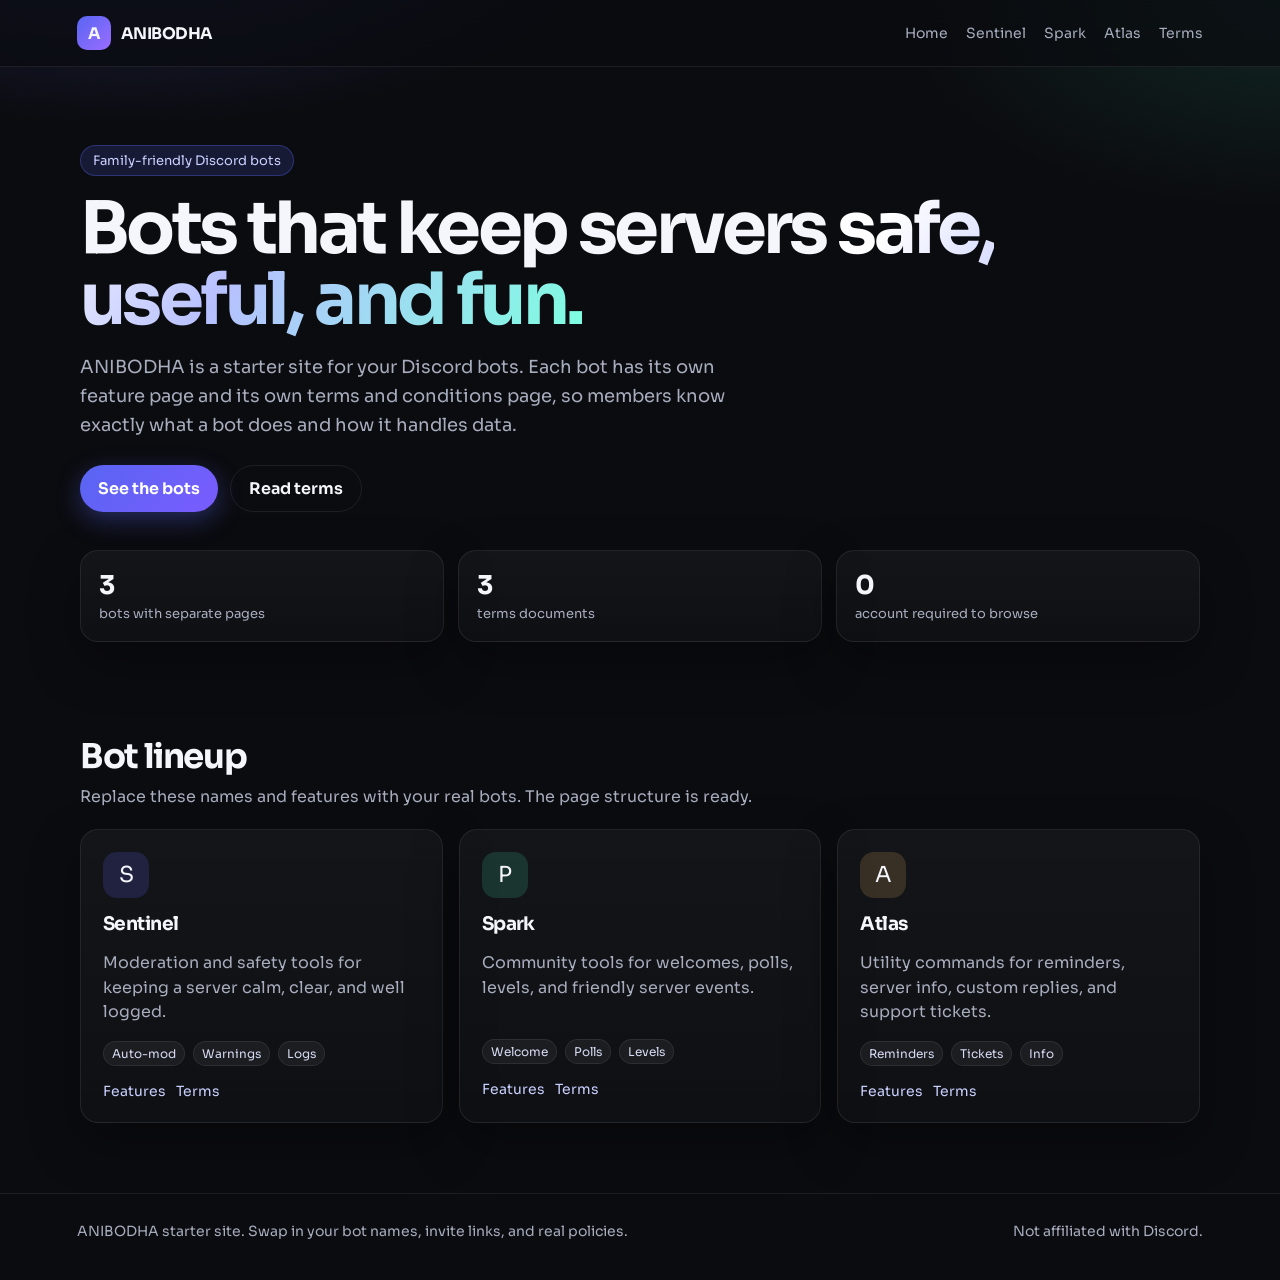
<file: index.html>
<!DOCTYPE html>
<html lang="en">
<head>
  <meta charset="UTF-8" />
  <meta name="viewport" content="width=device-width, initial-scale=1" />
  <title>अनिद्रा प्रबोधकम्| Discord bot features</title>
  <link rel="preconnect" href="https://fonts.googleapis.com" />
  <link href="https://fonts.googleapis.com/css2?family=Sora:wght@400;550;650;700&display=swap" rel="stylesheet" />
  <link rel="stylesheet" href="website/css/style.css" />
</head>
<body>
  <header class="nav">
    <a class="brand" href="index.html"><span class="mark">A</span> ANIBODHA</a>
    <button class="menu-btn" data-menu aria-label="Open menu">Menu</button>
    <nav class="nav-links" data-links>
      <a href="index.html">Home</a>
      <a href="sentinel.html">Sentinel</a>
      <a href="spark.html">Spark</a>
      <a href="atlas.html">Atlas</a>
      <a href="terms-sentinel.html">Terms</a>
    </nav>
  </header>
  <main class="wrap">
    <section class="hero">
      <span class="kicker">Family-friendly Discord bots</span>
      <h1>Bots that keep servers <span class="grad">safe, useful, and fun.</span></h1>
      <p class="lede">ANIBODHA is a starter site for your Discord bots. Each bot has its own feature page and its own terms and conditions page, so members know exactly what a bot does and how it handles data.</p>
      <div class="hero-actions">
        <a class="btn" href="#bots">See the bots</a>
        <a class="btn ghost" href="terms-sentinel.html">Read terms</a>
      </div>
      <div class="stats">
        <div class="stat"><b>3</b><span>bots with separate pages</span></div>
        <div class="stat"><b>3</b><span>terms documents</span></div>
        <div class="stat"><b>0</b><span>account required to browse</span></div>
      </div>
    </section>
    <section class="section" id="bots">
      <h2>Bot lineup</h2>
      <p class="sub">Replace these names and features with your real bots. The page structure is ready.</p>
      <div class="grid">
        <article class="card">
          <div class="icon blue">S</div>
          <h3>Sentinel</h3>
          <p>Moderation and safety tools for keeping a server calm, clear, and well logged.</p>
          <div class="tags"><span class="tag">Auto-mod</span><span class="tag">Warnings</span><span class="tag">Logs</span></div>
          <div class="card-links"><a href="sentinel.html">Features</a><a href="terms-sentinel.html">Terms</a></div>
        </article>
        <article class="card">
          <div class="icon mint">P</div>
          <h3>Spark</h3>
          <p>Community tools for welcomes, polls, levels, and friendly server events.</p>
          <div class="tags"><span class="tag">Welcome</span><span class="tag">Polls</span><span class="tag">Levels</span></div>
          <div class="card-links"><a href="spark.html">Features</a><a href="terms-spark.html">Terms</a></div>
        </article>
        <article class="card">
          <div class="icon amber">A</div>
          <h3>Atlas</h3>
          <p>Utility commands for reminders, server info, custom replies, and support tickets.</p>
          <div class="tags"><span class="tag">Reminders</span><span class="tag">Tickets</span><span class="tag">Info</span></div>
          <div class="card-links"><a href="atlas.html">Features</a><a href="terms-atlas.html">Terms</a></div>
        </article>
      </div>
    </section>
  </main>
  <footer>
    <span>ANIBODHA starter site. Swap in your bot names, invite links, and real policies.</span>
    <span>Not affiliated with Discord.</span>
  </footer>
  <script src="website/js/main.js"></script>
</body>
</html>
</file>
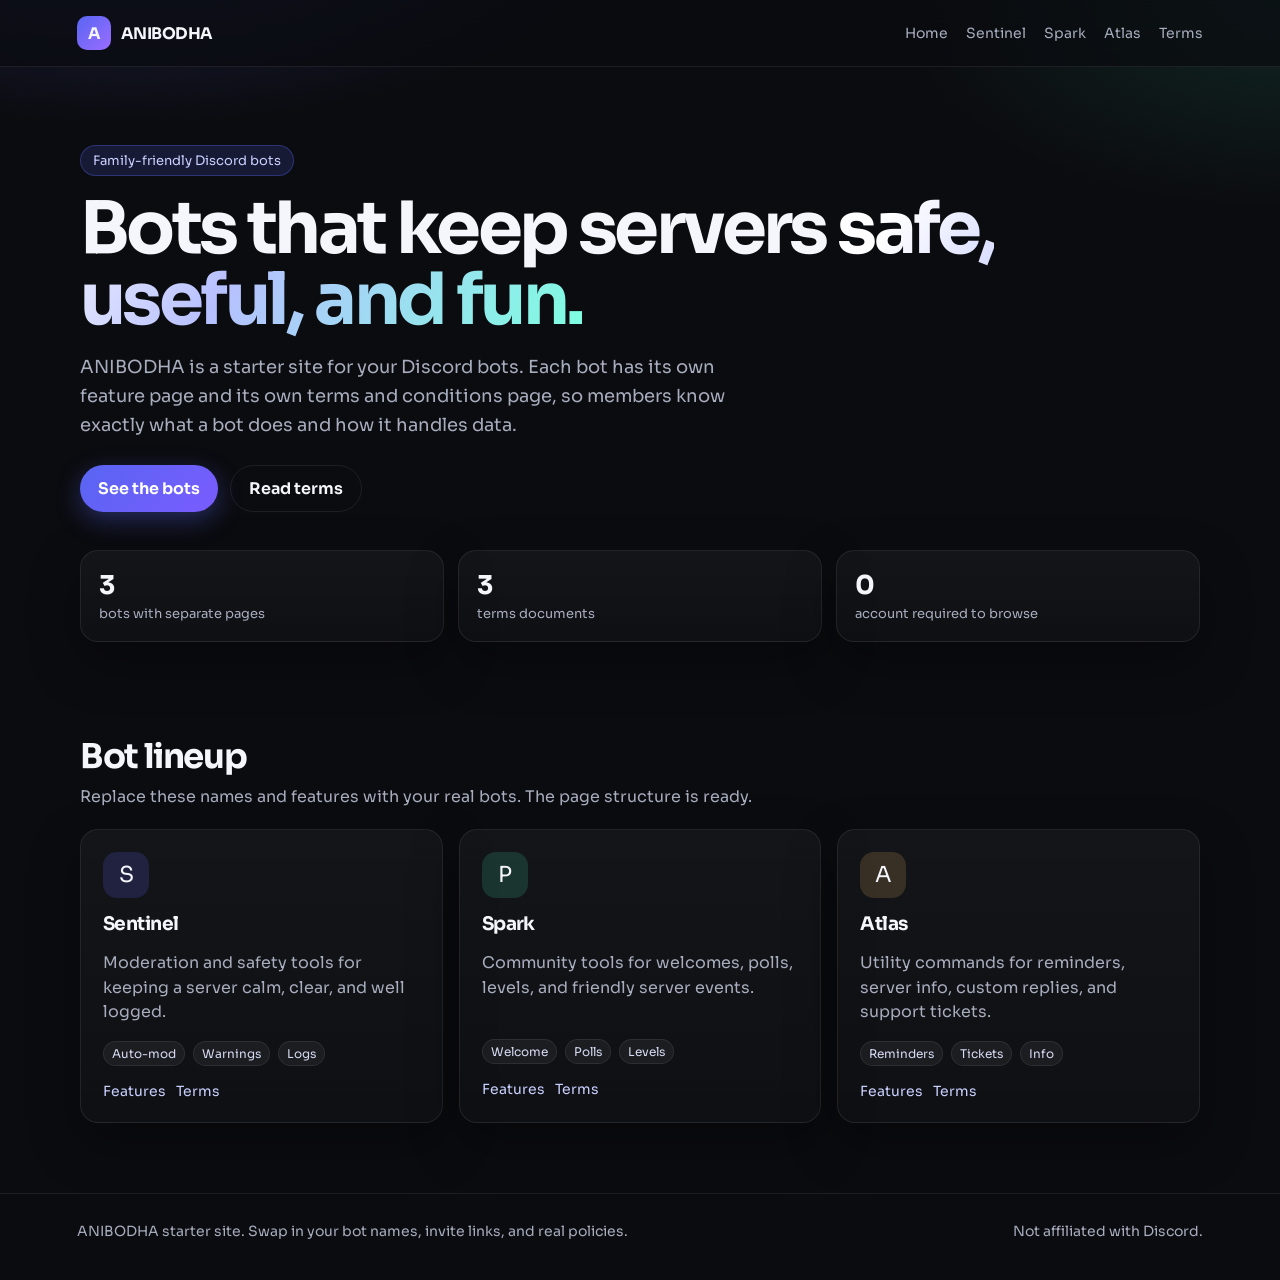
<file: website/index.html>
<!DOCTYPE html>
<html lang="en">
<head>
  <meta charset="UTF-8" />
  <meta name="viewport" content="width=device-width, initial-scale=1" />
  <title>अनिद्रा प्रबोधकम्| Discord bot features</title>
  <link rel="preconnect" href="https://fonts.googleapis.com" />
  <link href="https://fonts.googleapis.com/css2?family=Sora:wght@400;550;650;700&display=swap" rel="stylesheet" />
  <link rel="stylesheet" href="css/style.css" />
</head>
<body>
  <header class="nav">
    <a class="brand" href="index.html"><span class="mark">A</span> ANIBODHA</a>
    <button class="menu-btn" data-menu aria-label="Open menu">Menu</button>
    <nav class="nav-links" data-links>
      <a href="index.html">Home</a>
      <a href="sentinel.html">Sentinel</a>
      <a href="spark.html">Spark</a>
      <a href="atlas.html">Atlas</a>
      <a href="terms-sentinel.html">Terms</a>
    </nav>
  </header>
  <main class="wrap">
    <section class="hero">
      <span class="kicker">Family-friendly Discord bots</span>
      <h1>Bots that keep servers <span class="grad">safe, useful, and fun.</span></h1>
      <p class="lede">ANIBODHA is a starter site for your Discord bots. Each bot has its own feature page and its own terms and conditions page, so members know exactly what a bot does and how it handles data.</p>
      <div class="hero-actions">
        <a class="btn" href="#bots">See the bots</a>
        <a class="btn ghost" href="terms-sentinel.html">Read terms</a>
      </div>
      <div class="stats">
        <div class="stat"><b>3</b><span>bots with separate pages</span></div>
        <div class="stat"><b>3</b><span>terms documents</span></div>
        <div class="stat"><b>0</b><span>account required to browse</span></div>
      </div>
    </section>
    <section class="section" id="bots">
      <h2>Bot lineup</h2>
      <p class="sub">Replace these names and features with your real bots. The page structure is ready.</p>
      <div class="grid">
        <article class="card">
          <div class="icon blue">S</div>
          <h3>Sentinel</h3>
          <p>Moderation and safety tools for keeping a server calm, clear, and well logged.</p>
          <div class="tags"><span class="tag">Auto-mod</span><span class="tag">Warnings</span><span class="tag">Logs</span></div>
          <div class="card-links"><a href="sentinel.html">Features</a><a href="terms-sentinel.html">Terms</a></div>
        </article>
        <article class="card">
          <div class="icon mint">P</div>
          <h3>Spark</h3>
          <p>Community tools for welcomes, polls, levels, and friendly server events.</p>
          <div class="tags"><span class="tag">Welcome</span><span class="tag">Polls</span><span class="tag">Levels</span></div>
          <div class="card-links"><a href="spark.html">Features</a><a href="terms-spark.html">Terms</a></div>
        </article>
        <article class="card">
          <div class="icon amber">A</div>
          <h3>Atlas</h3>
          <p>Utility commands for reminders, server info, custom replies, and support tickets.</p>
          <div class="tags"><span class="tag">Reminders</span><span class="tag">Tickets</span><span class="tag">Info</span></div>
          <div class="card-links"><a href="atlas.html">Features</a><a href="terms-atlas.html">Terms</a></div>
        </article>
      </div>
    </section>
  </main>
  <footer>
    <span>ANIBODHA starter site. Swap in your bot names, invite links, and real policies.</span>
    <span>Not affiliated with Discord.</span>
  </footer>
  <script src="js/main.js"></script>
</body>
</html>
</file>
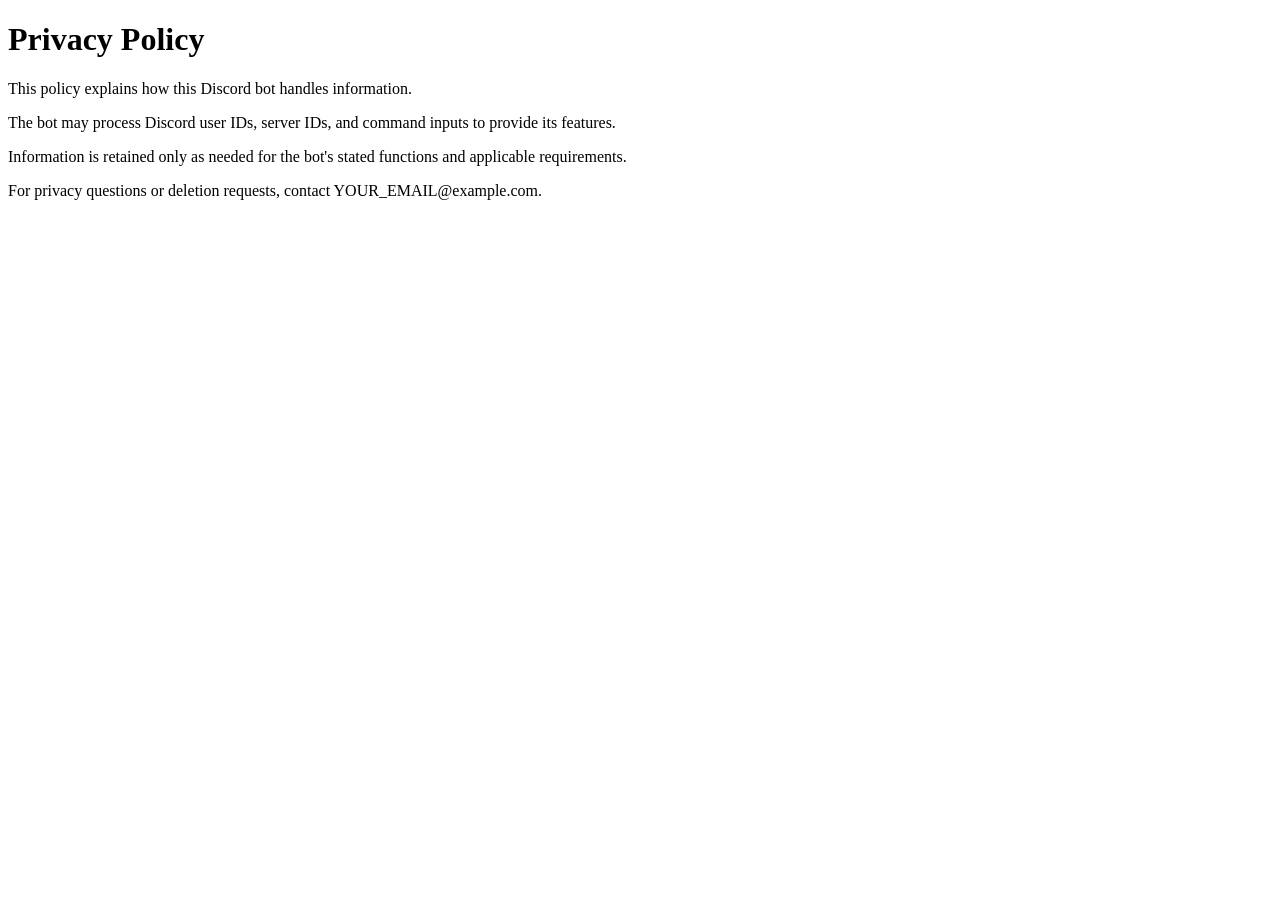
<file: privacy.html>
<!DOCTYPE html>
<html lang="en">
<head>
  <meta charset="UTF-8">
  <title>Privacy Policy</title>
</head>
<body>
  <h1>Privacy Policy</h1>
  <p>This policy explains how this Discord bot
  handles information.</p>
  <p>The bot may process Discord user IDs,
  server IDs, and command inputs to provide
  its features.</p>
  <p>Information is retained only as needed
  for the bot's stated functions and applicable
  requirements.</p>
  <p>For privacy questions or deletion requests,
  contact YOUR_EMAIL@example.com.</p>
</body>
</html>
</file>
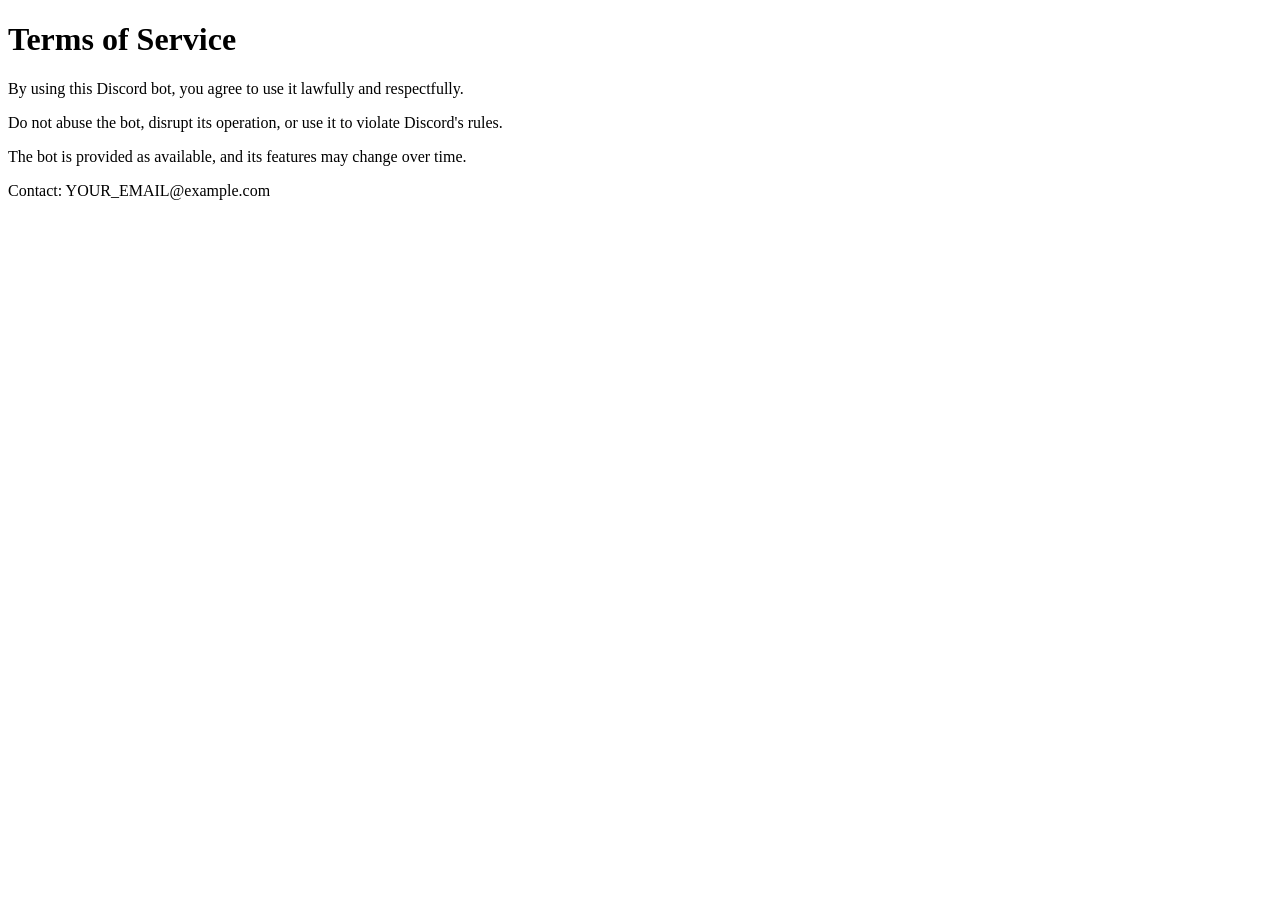
<file: terms.html>
<!DOCTYPE html>
<html lang="en">
<head>
  <meta charset="UTF-8">
  <title>Terms of Service</title>
</head>
<body>
  <h1>Terms of Service</h1>
  <p>By using this Discord bot, you agree
  to use it lawfully and respectfully.</p>
  <p>Do not abuse the bot, disrupt its
  operation, or use it to violate Discord's rules.</p>
  <p>The bot is provided as available, and its
  features may change over time.</p>
  <p>Contact: YOUR_EMAIL@example.com</p>
</body>
</html>
</file>
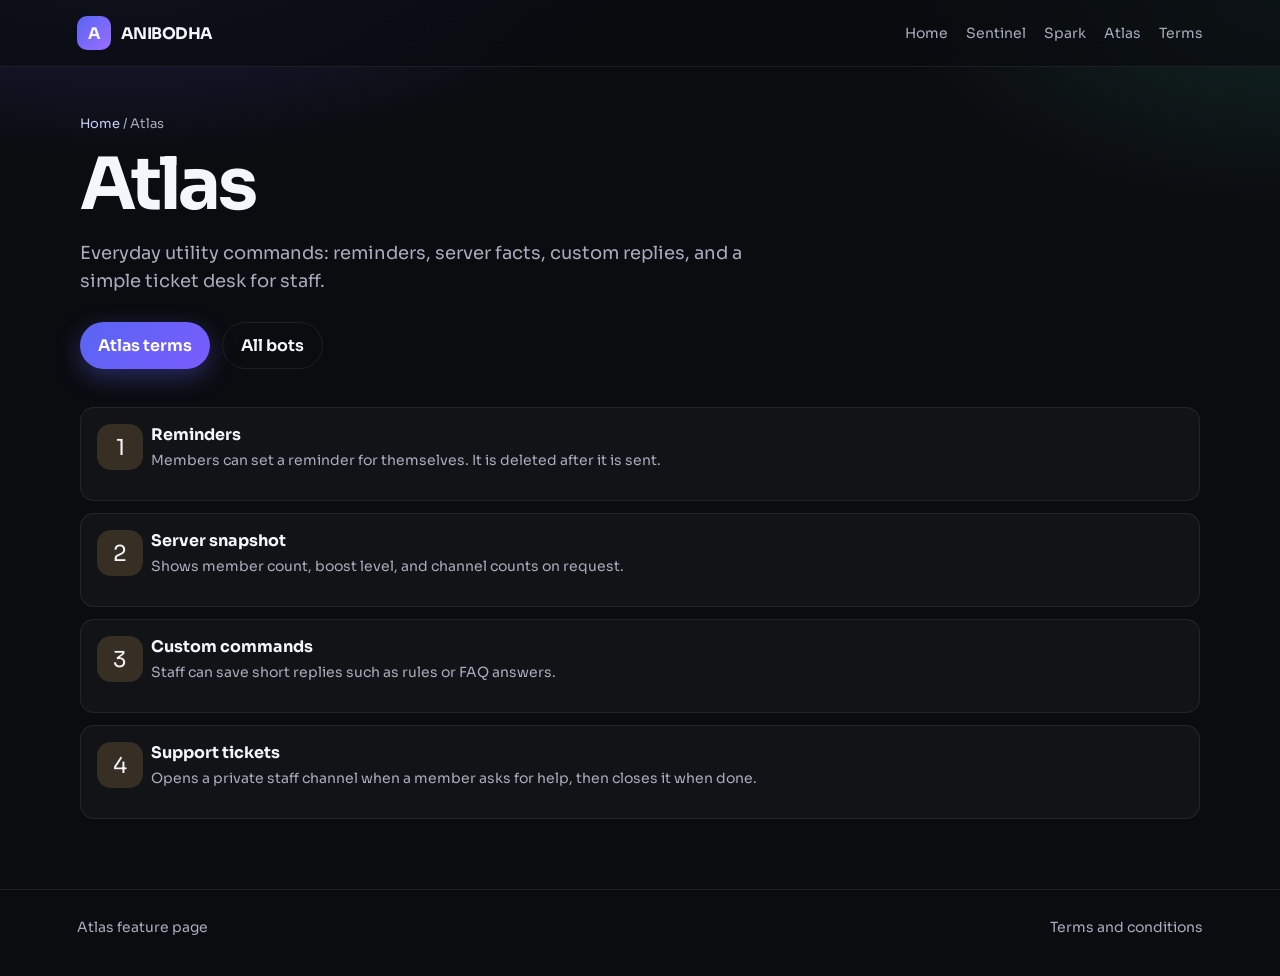
<file: website/atlas.html>
<!DOCTYPE html>
<html lang="en">
<head>
  <meta charset="UTF-8" />
  <meta name="viewport" content="width=device-width, initial-scale=1" />
  <title>Atlas | Features</title>
  <link href="https://fonts.googleapis.com/css2?family=Sora:wght@400;550;650;700&display=swap" rel="stylesheet" />
  <link rel="stylesheet" href="css/style.css" />
</head>
<body>
  <header class="nav">
    <a class="brand" href="index.html"><span class="mark">A</span> ANIBODHA</a>
    <button class="menu-btn" data-menu aria-label="Open menu">Menu</button>
    <nav class="nav-links" data-links>
      <a href="index.html">Home</a>
      <a href="sentinel.html">Sentinel</a>
      <a href="spark.html">Spark</a>
      <a href="atlas.html">Atlas</a>
      <a href="terms-atlas.html">Terms</a>
    </nav>
  </header>
  <main class="wrap">
    <section class="page-hero">
      <div class="crumbs"><a href="index.html">Home</a> / Atlas</div>
      <h1>Atlas</h1>
      <p class="lede">Everyday utility commands: reminders, server facts, custom replies, and a simple ticket desk for staff.</p>
      <div class="hero-actions">
        <a class="btn" href="terms-atlas.html">Atlas terms</a>
        <a class="btn ghost" href="index.html">All bots</a>
      </div>
    </section>
    <section class="section">
      <div class="feature-list">
        <div class="feature"><div class="icon amber">1</div><div><strong>Reminders</strong><span>Members can set a reminder for themselves. It is deleted after it is sent.</span></div></div>
        <div class="feature"><div class="icon amber">2</div><div><strong>Server snapshot</strong><span>Shows member count, boost level, and channel counts on request.</span></div></div>
        <div class="feature"><div class="icon amber">3</div><div><strong>Custom commands</strong><span>Staff can save short replies such as rules or FAQ answers.</span></div></div>
        <div class="feature"><div class="icon amber">4</div><div><strong>Support tickets</strong><span>Opens a private staff channel when a member asks for help, then closes it when done.</span></div></div>
      </div>
    </section>
  </main>
  <footer><span>Atlas feature page</span><a href="terms-atlas.html">Terms and conditions</a></footer>
  <script src="js/main.js"></script>
</body>
</html>
</file>
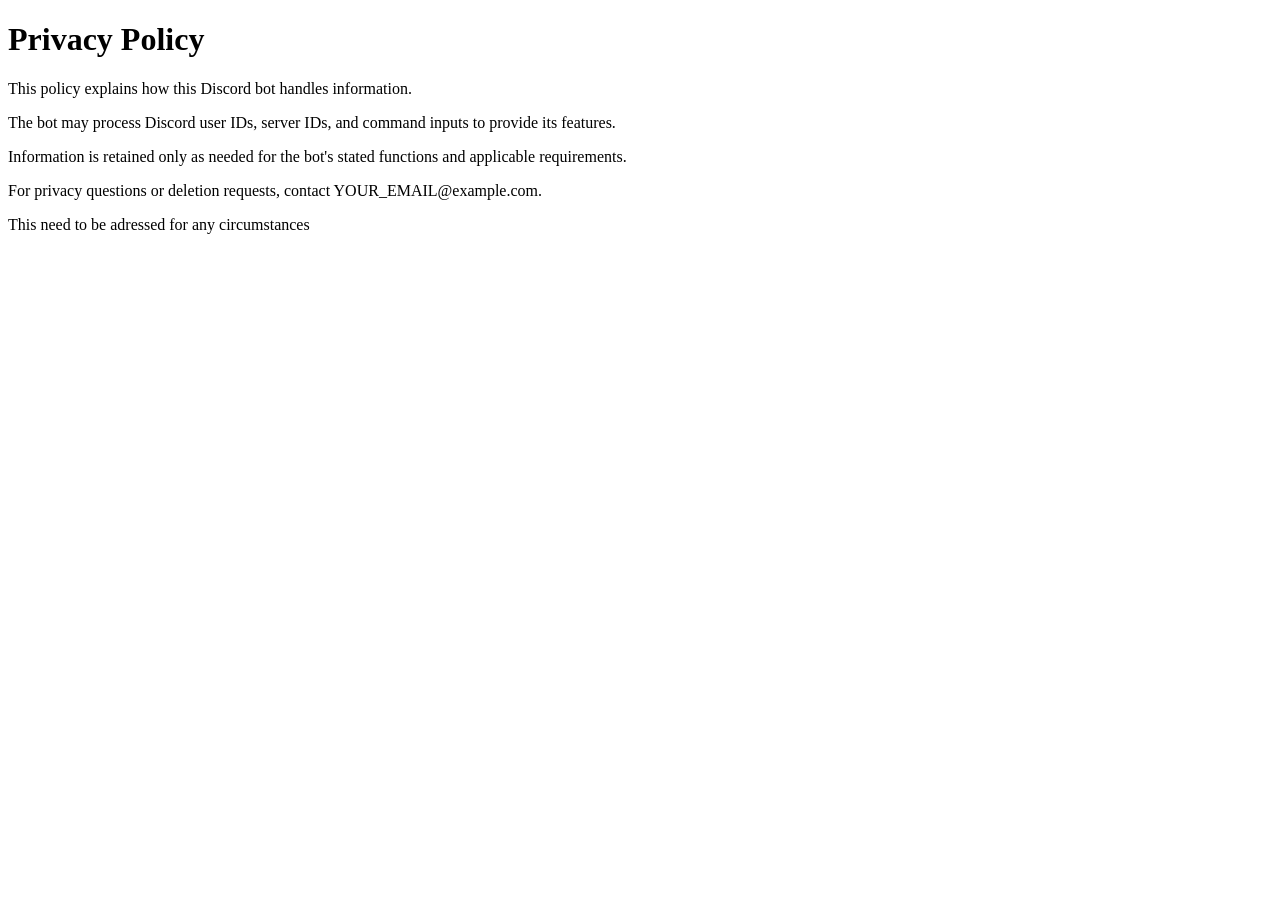
<file: website/privacy.html>
<!DOCTYPE html>
<html lang="en">
<head>
  <meta charset="UTF-8">
  <title>Privacy Policy</title>
</head>
<body>
  <h1>Privacy Policy</h1>
  <p>This policy explains how this Discord bot
  handles information.</p>
  <p>The bot may process Discord user IDs,
  server IDs, and command inputs to provide
  its features.</p>
  <p>Information is retained only as needed
  for the bot's stated functions and applicable
  requirements.</p>
  <p>For privacy questions or deletion requests,
  contact YOUR_EMAIL@example.com.</p>
  <p>This need to be adressed for any circumstances</p>
</body>
</html>
</file>
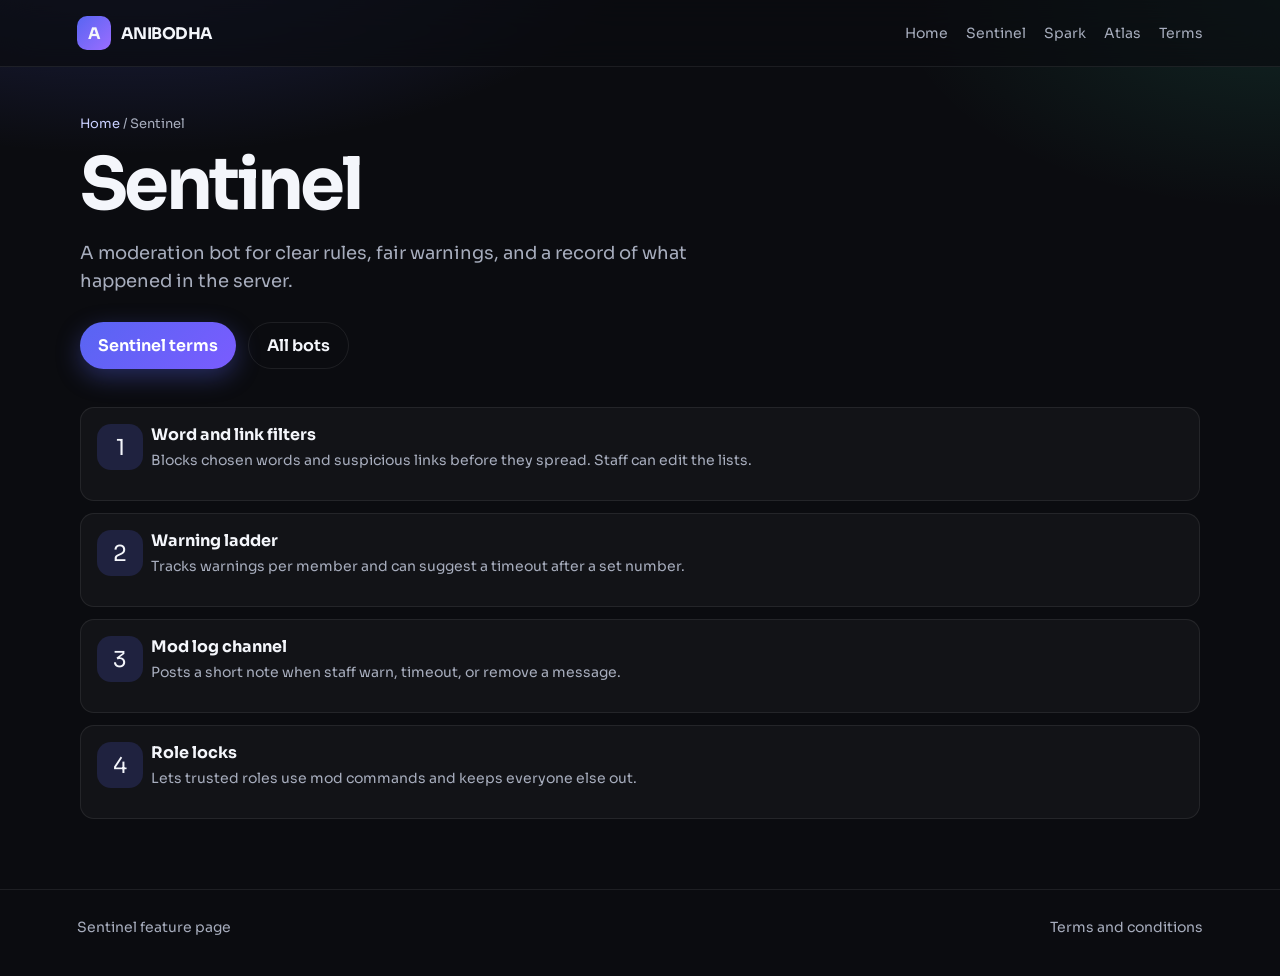
<file: website/sentinel.html>
<!DOCTYPE html>
<html lang="en">
<head>
  <meta charset="UTF-8" />
  <meta name="viewport" content="width=device-width, initial-scale=1" />
  <title>Sentinel | Features</title>
  <link href="https://fonts.googleapis.com/css2?family=Sora:wght@400;550;650;700&display=swap" rel="stylesheet" />
  <link rel="stylesheet" href="css/style.css" />
</head>
<body>
  <header class="nav">
    <a class="brand" href="index.html"><span class="mark">A</span> ANIBODHA</a>
    <button class="menu-btn" data-menu aria-label="Open menu">Menu</button>
    <nav class="nav-links" data-links>
      <a href="index.html">Home</a>
      <a href="sentinel.html">Sentinel</a>
      <a href="spark.html">Spark</a>
      <a href="atlas.html">Atlas</a>
      <a href="terms-sentinel.html">Terms</a>
    </nav>
  </header>
  <main class="wrap">
    <section class="page-hero">
      <div class="crumbs"><a href="index.html">Home</a> / Sentinel</div>
      <h1>Sentinel</h1>
      <p class="lede">A moderation bot for clear rules, fair warnings, and a record of what happened in the server.</p>
      <div class="hero-actions">
        <a class="btn" href="terms-sentinel.html">Sentinel terms</a>
        <a class="btn ghost" href="index.html">All bots</a>
      </div>
    </section>
    <section class="section">
      <div class="feature-list">
        <div class="feature"><div class="icon blue">1</div><div><strong>Word and link filters</strong><span>Blocks chosen words and suspicious links before they spread. Staff can edit the lists.</span></div></div>
        <div class="feature"><div class="icon blue">2</div><div><strong>Warning ladder</strong><span>Tracks warnings per member and can suggest a timeout after a set number.</span></div></div>
        <div class="feature"><div class="icon blue">3</div><div><strong>Mod log channel</strong><span>Posts a short note when staff warn, timeout, or remove a message.</span></div></div>
        <div class="feature"><div class="icon blue">4</div><div><strong>Role locks</strong><span>Lets trusted roles use mod commands and keeps everyone else out.</span></div></div>
      </div>
    </section>
  </main>
  <footer><span>Sentinel feature page</span><a href="terms-sentinel.html">Terms and conditions</a></footer>
  <script src="js/main.js"></script>
</body>
</html>
</file>
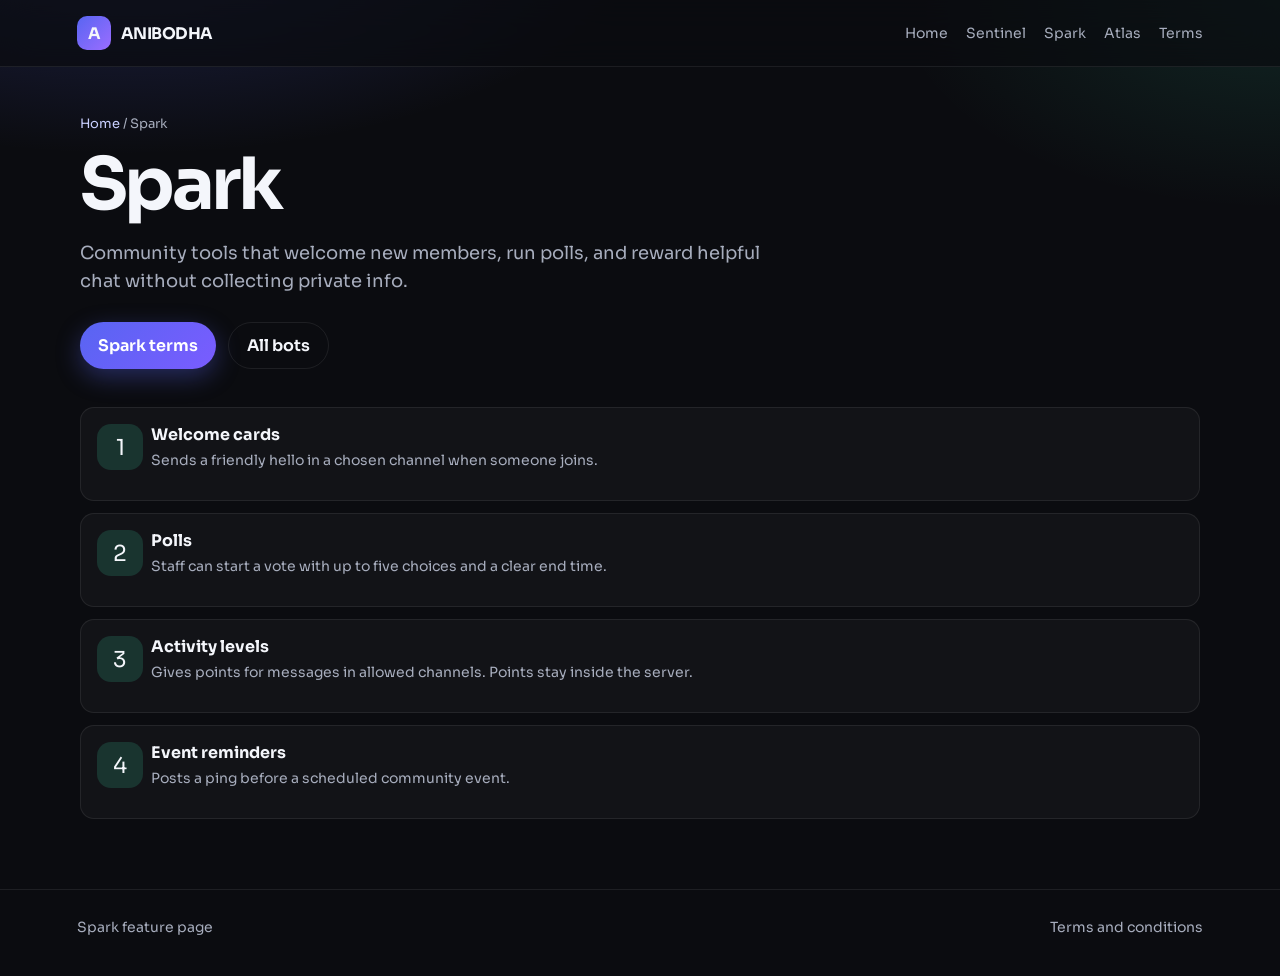
<file: website/spark.html>
<!DOCTYPE html>
<html lang="en">
<head>
  <meta charset="UTF-8" />
  <meta name="viewport" content="width=device-width, initial-scale=1" />
  <title>Spark | Features</title>
  <link href="https://fonts.googleapis.com/css2?family=Sora:wght@400;550;650;700&display=swap" rel="stylesheet" />
  <link rel="stylesheet" href="css/style.css" />
</head>
<body>
  <header class="nav">
    <a class="brand" href="index.html"><span class="mark">A</span> ANIBODHA</a>
    <button class="menu-btn" data-menu aria-label="Open menu">Menu</button>
    <nav class="nav-links" data-links>
      <a href="index.html">Home</a>
      <a href="sentinel.html">Sentinel</a>
      <a href="spark.html">Spark</a>
      <a href="atlas.html">Atlas</a>
      <a href="terms-spark.html">Terms</a>
    </nav>
  </header>
  <main class="wrap">
    <section class="page-hero">
      <div class="crumbs"><a href="index.html">Home</a> / Spark</div>
      <h1>Spark</h1>
      <p class="lede">Community tools that welcome new members, run polls, and reward helpful chat without collecting private info.</p>
      <div class="hero-actions">
        <a class="btn" href="terms-spark.html">Spark terms</a>
        <a class="btn ghost" href="index.html">All bots</a>
      </div>
    </section>
    <section class="section">
      <div class="feature-list">
        <div class="feature"><div class="icon mint">1</div><div><strong>Welcome cards</strong><span>Sends a friendly hello in a chosen channel when someone joins.</span></div></div>
        <div class="feature"><div class="icon mint">2</div><div><strong>Polls</strong><span>Staff can start a vote with up to five choices and a clear end time.</span></div></div>
        <div class="feature"><div class="icon mint">3</div><div><strong>Activity levels</strong><span>Gives points for messages in allowed channels. Points stay inside the server.</span></div></div>
        <div class="feature"><div class="icon mint">4</div><div><strong>Event reminders</strong><span>Posts a ping before a scheduled community event.</span></div></div>
      </div>
    </section>
  </main>
  <footer><span>Spark feature page</span><a href="terms-spark.html">Terms and conditions</a></footer>
  <script src="js/main.js"></script>
</body>
</html>
</file>
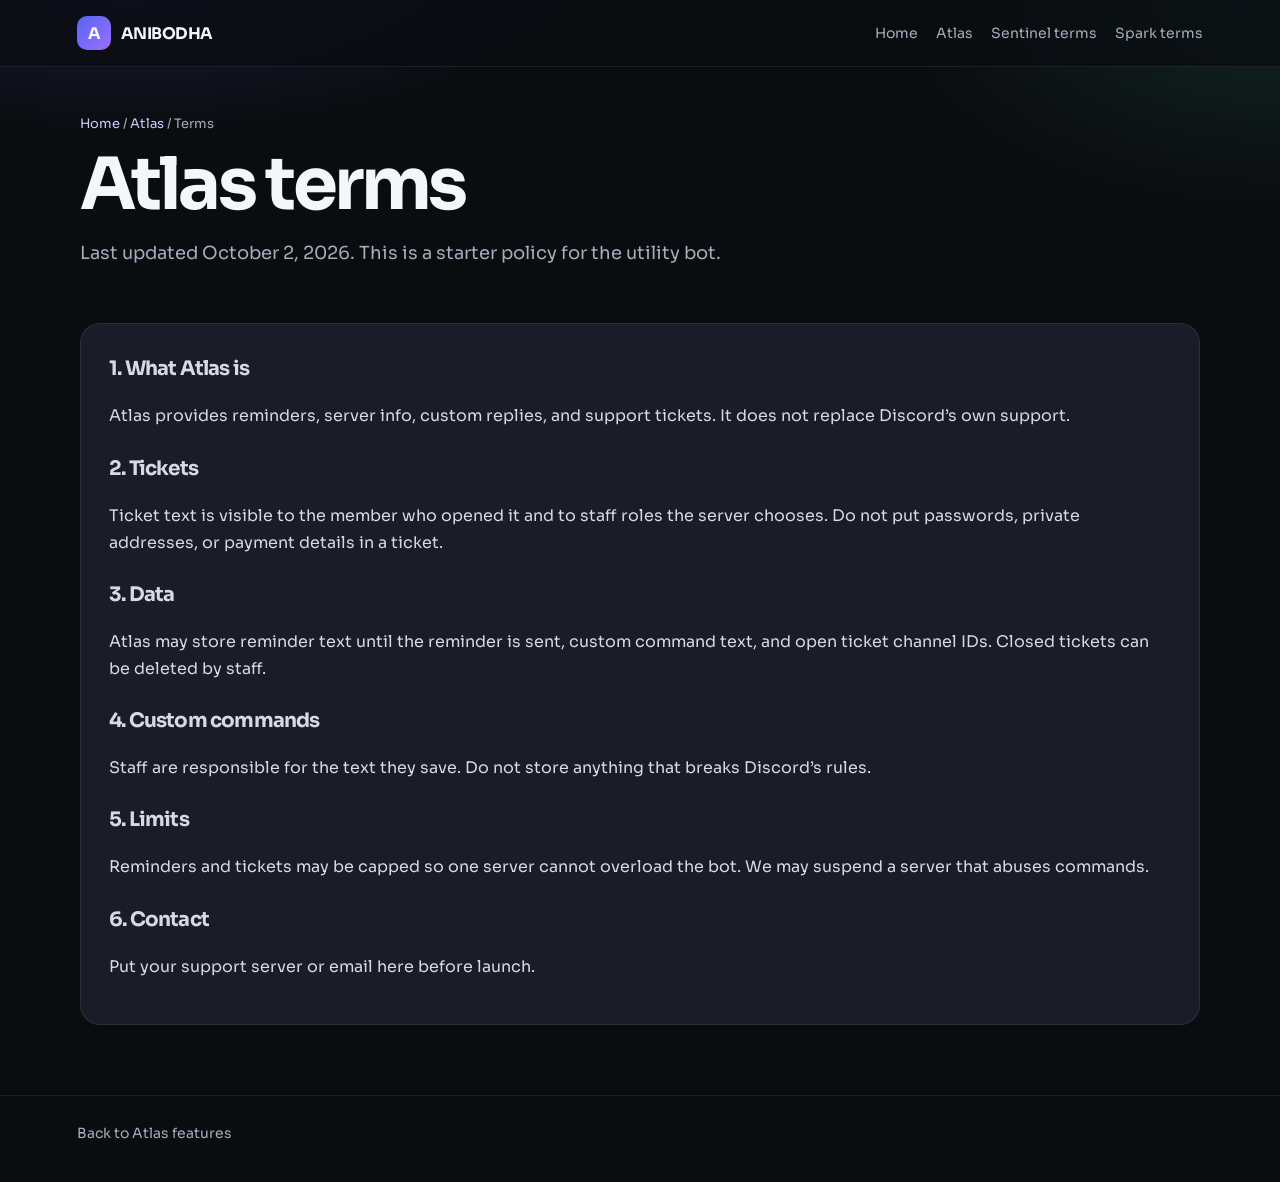
<file: website/terms-atlas.html>
<!DOCTYPE html>
<html lang="en">
<head>
  <meta charset="UTF-8" />
  <meta name="viewport" content="width=device-width, initial-scale=1" />
  <title>Atlas terms</title>
  <link href="https://fonts.googleapis.com/css2?family=Sora:wght@400;550;650;700&display=swap" rel="stylesheet" />
  <link rel="stylesheet" href="css/style.css" />
</head>
<body>
  <header class="nav">
    <a class="brand" href="index.html"><span class="mark">A</span> ANIBODHA</a>
    <button class="menu-btn" data-menu aria-label="Open menu">Menu</button>
    <nav class="nav-links" data-links>
      <a href="index.html">Home</a>
      <a href="atlas.html">Atlas</a>
      <a href="terms-sentinel.html">Sentinel terms</a>
      <a href="terms-spark.html">Spark terms</a>
    </nav>
  </header>
  <main class="wrap">
    <section class="page-hero">
      <div class="crumbs"><a href="index.html">Home</a> / <a href="atlas.html">Atlas</a> / Terms</div>
      <h1>Atlas terms</h1>
      <p class="lede">Last updated October 2, 2026. This is a starter policy for the utility bot.</p>
    </section>
    <section class="section">
      <article class="legal">
        <h2>1. What Atlas is</h2>
        <p>Atlas provides reminders, server info, custom replies, and support tickets. It does not replace Discord’s own support.</p>
        <h2>2. Tickets</h2>
        <p>Ticket text is visible to the member who opened it and to staff roles the server chooses. Do not put passwords, private addresses, or payment details in a ticket.</p>
        <h2>3. Data</h2>
        <p>Atlas may store reminder text until the reminder is sent, custom command text, and open ticket channel IDs. Closed tickets can be deleted by staff.</p>
        <h2>4. Custom commands</h2>
        <p>Staff are responsible for the text they save. Do not store anything that breaks Discord’s rules.</p>
        <h2>5. Limits</h2>
        <p>Reminders and tickets may be capped so one server cannot overload the bot. We may suspend a server that abuses commands.</p>
        <h2>6. Contact</h2>
        <p>Put your support server or email here before launch.</p>
      </article>
    </section>
  </main>
  <footer><a href="atlas.html">Back to Atlas features</a></footer>
  <script src="js/main.js"></script>
</body>
</html>
</file>
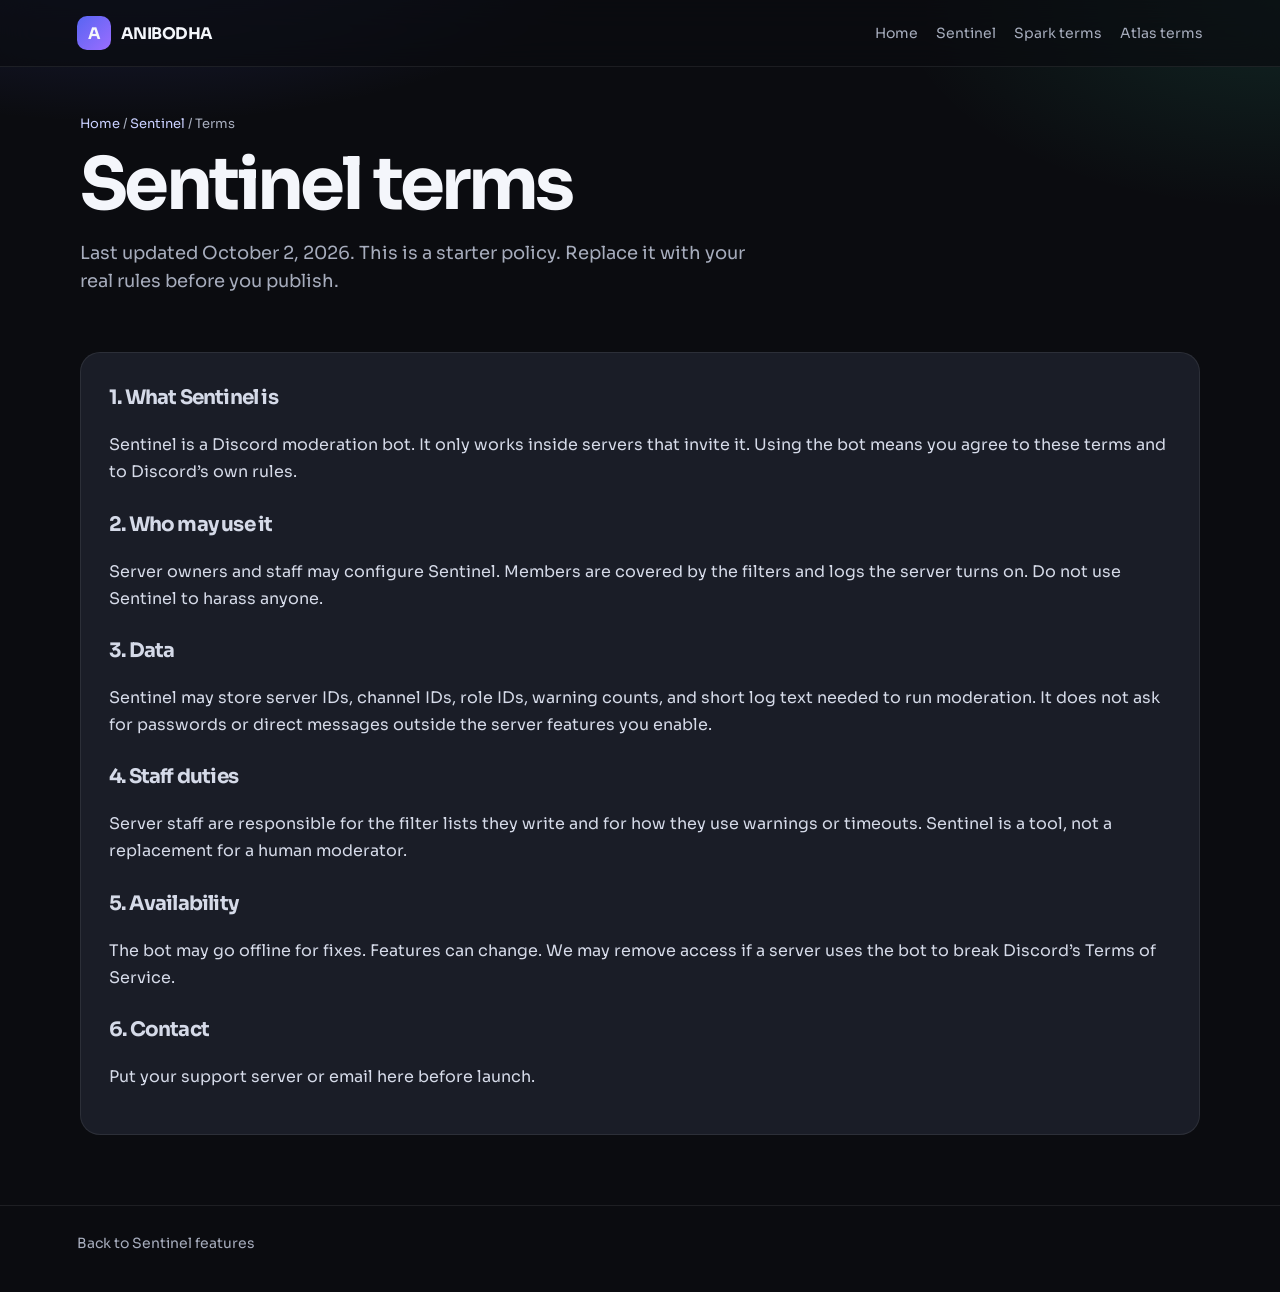
<file: website/terms-sentinel.html>
<!DOCTYPE html>
<html lang="en">
<head>
  <meta charset="UTF-8" />
  <meta name="viewport" content="width=device-width, initial-scale=1" />
  <title>Sentinel terms</title>
  <link href="https://fonts.googleapis.com/css2?family=Sora:wght@400;550;650;700&display=swap" rel="stylesheet" />
  <link rel="stylesheet" href="css/style.css" />
</head>
<body>
  <header class="nav">
    <a class="brand" href="index.html"><span class="mark">A</span> ANIBODHA</a>
    <button class="menu-btn" data-menu aria-label="Open menu">Menu</button>
    <nav class="nav-links" data-links>
      <a href="index.html">Home</a>
      <a href="sentinel.html">Sentinel</a>
      <a href="terms-spark.html">Spark terms</a>
      <a href="terms-atlas.html">Atlas terms</a>
    </nav>
  </header>
  <main class="wrap">
    <section class="page-hero">
      <div class="crumbs"><a href="index.html">Home</a> / <a href="sentinel.html">Sentinel</a> / Terms</div>
      <h1>Sentinel terms</h1>
      <p class="lede">Last updated October 2, 2026. This is a starter policy. Replace it with your real rules before you publish.</p>
    </section>
    <section class="section">
      <article class="legal">
        <h2>1. What Sentinel is</h2>
        <p>Sentinel is a Discord moderation bot. It only works inside servers that invite it. Using the bot means you agree to these terms and to Discord’s own rules.</p>
        <h2>2. Who may use it</h2>
        <p>Server owners and staff may configure Sentinel. Members are covered by the filters and logs the server turns on. Do not use Sentinel to harass anyone.</p>
        <h2>3. Data</h2>
        <p>Sentinel may store server IDs, channel IDs, role IDs, warning counts, and short log text needed to run moderation. It does not ask for passwords or direct messages outside the server features you enable.</p>
        <h2>4. Staff duties</h2>
        <p>Server staff are responsible for the filter lists they write and for how they use warnings or timeouts. Sentinel is a tool, not a replacement for a human moderator.</p>
        <h2>5. Availability</h2>
        <p>The bot may go offline for fixes. Features can change. We may remove access if a server uses the bot to break Discord’s Terms of Service.</p>
        <h2>6. Contact</h2>
        <p>Put your support server or email here before launch.</p>
      </article>
    </section>
  </main>
  <footer><a href="sentinel.html">Back to Sentinel features</a></footer>
  <script src="js/main.js"></script>
</body>
</html>
</file>
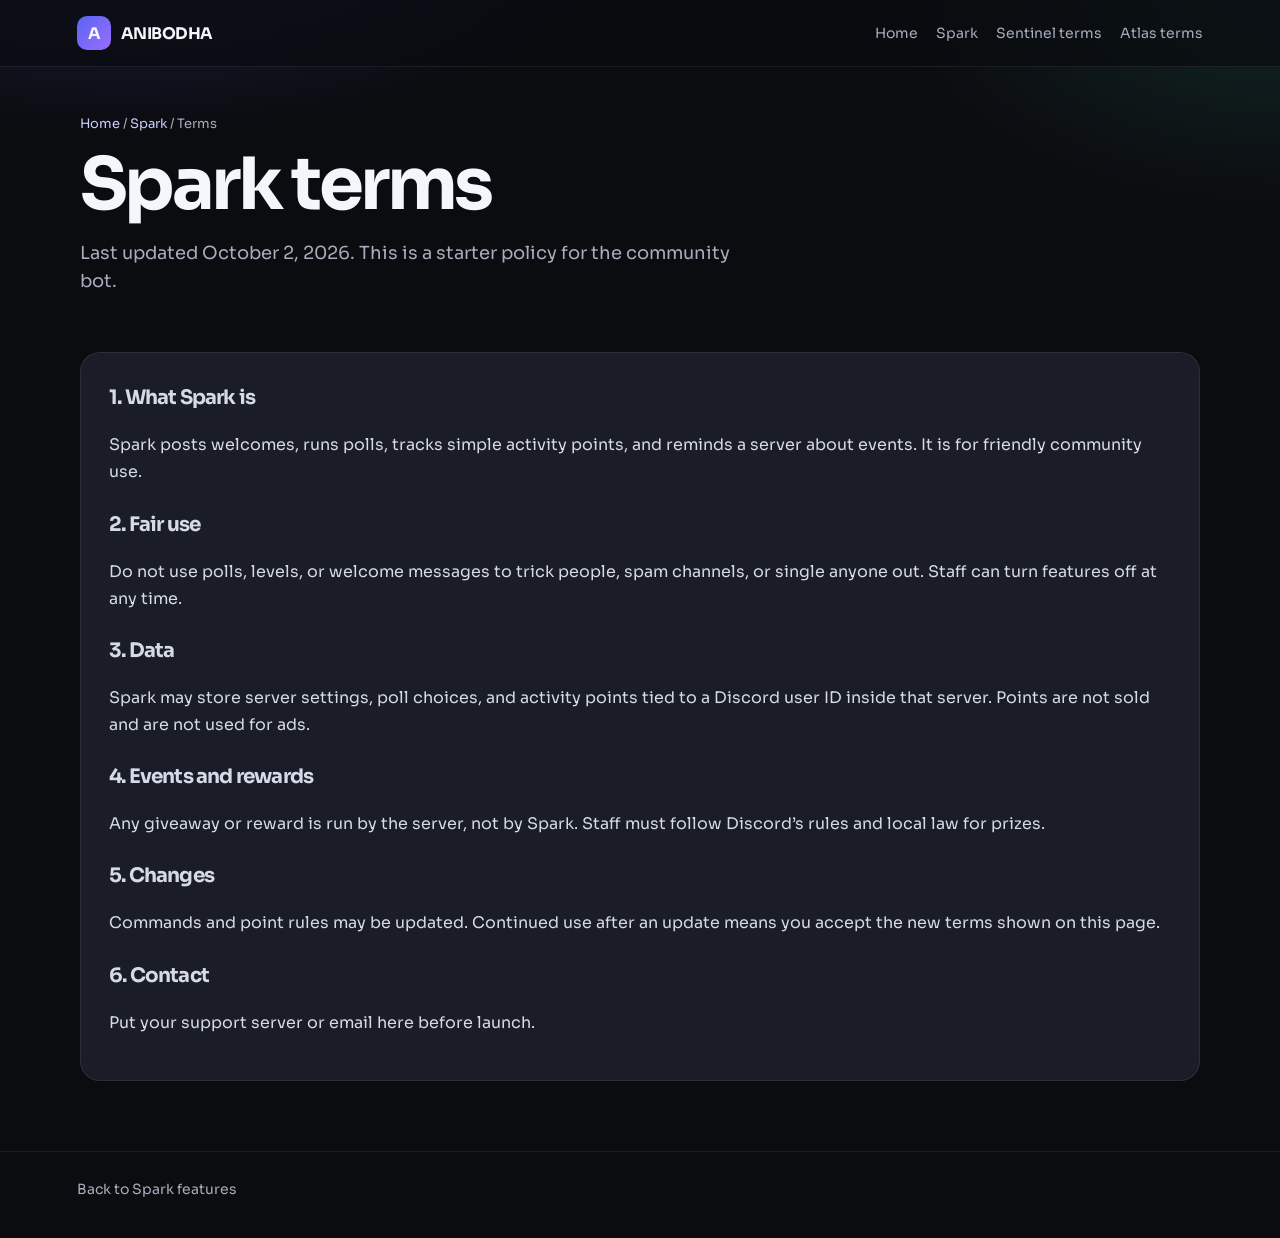
<file: website/terms-spark.html>
<!DOCTYPE html>
<html lang="en">
<head>
  <meta charset="UTF-8" />
  <meta name="viewport" content="width=device-width, initial-scale=1" />
  <title>Spark terms</title>
  <link href="https://fonts.googleapis.com/css2?family=Sora:wght@400;550;650;700&display=swap" rel="stylesheet" />
  <link rel="stylesheet" href="css/style.css" />
</head>
<body>
  <header class="nav">
    <a class="brand" href="index.html"><span class="mark">A</span> ANIBODHA</a>
    <button class="menu-btn" data-menu aria-label="Open menu">Menu</button>
    <nav class="nav-links" data-links>
      <a href="index.html">Home</a>
      <a href="spark.html">Spark</a>
      <a href="terms-sentinel.html">Sentinel terms</a>
      <a href="terms-atlas.html">Atlas terms</a>
    </nav>
  </header>
  <main class="wrap">
    <section class="page-hero">
      <div class="crumbs"><a href="index.html">Home</a> / <a href="spark.html">Spark</a> / Terms</div>
      <h1>Spark terms</h1>
      <p class="lede">Last updated October 2, 2026. This is a starter policy for the community bot.</p>
    </section>
    <section class="section">
      <article class="legal">
        <h2>1. What Spark is</h2>
        <p>Spark posts welcomes, runs polls, tracks simple activity points, and reminds a server about events. It is for friendly community use.</p>
        <h2>2. Fair use</h2>
        <p>Do not use polls, levels, or welcome messages to trick people, spam channels, or single anyone out. Staff can turn features off at any time.</p>
        <h2>3. Data</h2>
        <p>Spark may store server settings, poll choices, and activity points tied to a Discord user ID inside that server. Points are not sold and are not used for ads.</p>
        <h2>4. Events and rewards</h2>
        <p>Any giveaway or reward is run by the server, not by Spark. Staff must follow Discord’s rules and local law for prizes.</p>
        <h2>5. Changes</h2>
        <p>Commands and point rules may be updated. Continued use after an update means you accept the new terms shown on this page.</p>
        <h2>6. Contact</h2>
        <p>Put your support server or email here before launch.</p>
      </article>
    </section>
  </main>
  <footer><a href="spark.html">Back to Spark features</a></footer>
  <script src="js/main.js"></script>
</body>
</html>
</file>
<file: website/css/style.css>
:root {
  --bg: #0b0c10;
  --bg-elev: #14161c;
  --bg-card: #1a1d27;
  --line: rgba(255, 255, 255, 0.08);
  --text: #f4f6fb;
  --muted: #a7adbd;
  --blurple: #5865f2;
  --blurple-2: #7c89ff;
  --mint: #3ee0b0;
  --amber: #f5c16c;
  --rose: #ff7a90;
  --shadow: 0 20px 50px rgba(0, 0, 0, 0.35);
  --radius: 18px;
  --max: 1120px;
  --font: "Sora", "Segoe UI", sans-serif;
}

* { box-sizing: border-box; }
html { scroll-behavior: smooth; }
body {
  margin: 0;
  font-family: var(--font);
  background:
    radial-gradient(900px 420px at 10% -10%, rgba(88, 101, 242, 0.28), transparent 60%),
    radial-gradient(700px 380px at 100% 0%, rgba(62, 224, 176, 0.12), transparent 55%),
    var(--bg);
  color: var(--text);
  min-height: 100vh;
}
a { color: inherit; text-decoration: none; }
img { max-width: 100%; }

.nav {
  position: sticky;
  top: 0;
  z-index: 20;
  display: flex;
  align-items: center;
  justify-content: space-between;
  gap: 16px;
  padding: 16px 6vw;
  backdrop-filter: blur(16px);
  background: rgba(11, 12, 16, 0.72);
  border-bottom: 1px solid var(--line);
}
.brand {
  display: flex;
  align-items: center;
  gap: 10px;
  font-weight: 700;
  letter-spacing: -0.03em;
}
.mark {
  width: 34px;
  height: 34px;
  border-radius: 10px;
  display: grid;
  place-items: center;
  background: linear-gradient(135deg, var(--blurple), #9b6dff);
  font-size: 16px;
}
.nav-links {
  display: flex;
  gap: 18px;
  align-items: center;
  color: var(--muted);
  font-size: 14px;
}
.nav-links a:hover { color: white; }
.btn {
  display: inline-flex;
  align-items: center;
  justify-content: center;
  gap: 8px;
  border: 0;
  border-radius: 999px;
  padding: 12px 18px;
  font-weight: 650;
  cursor: pointer;
  background: linear-gradient(135deg, var(--blurple), #7a5cff);
  color: white;
  box-shadow: 0 8px 24px rgba(88, 101, 242, 0.35);
}
.btn.ghost {
  background: transparent;
  color: var(--text);
  border: 1px solid var(--line);
  box-shadow: none;
}
.wrap { width: min(var(--max), calc(100% - 8vw)); margin: 0 auto; }
.hero { padding: 78px 0 36px; }
.kicker {
  display: inline-flex;
  gap: 8px;
  align-items: center;
  color: #c9d0ff;
  background: rgba(88, 101, 242, 0.16);
  border: 1px solid rgba(88, 101, 242, 0.35);
  border-radius: 999px;
  padding: 6px 12px;
  font-size: 13px;
}
h1 {
  font-size: clamp(40px, 6vw, 72px);
  line-height: 0.98;
  letter-spacing: -0.05em;
  margin: 18px 0 14px;
}
.grad {
  background: linear-gradient(120deg, #fff 10%, #b7c0ff 45%, #7dffe0 100%);
  -webkit-background-clip: text;
  background-clip: text;
  color: transparent;
}
.lede { max-width: 680px; color: var(--muted); font-size: 18px; line-height: 1.6; }
.hero-actions { display: flex; gap: 12px; margin-top: 26px; flex-wrap: wrap; }
.stats {
  display: grid;
  grid-template-columns: repeat(3, 1fr);
  gap: 14px;
  margin-top: 38px;
}
.stat, .card, .panel {
  background: linear-gradient(180deg, rgba(255,255,255,0.04), rgba(255,255,255,0.02));
  border: 1px solid var(--line);
  border-radius: var(--radius);
  box-shadow: var(--shadow);
}
.stat { padding: 18px; }
.stat b { display: block; font-size: 26px; letter-spacing: -0.04em; }
.stat span { color: var(--muted); font-size: 13px; }

.section { padding: 28px 0 70px; }
.section h2 { font-size: 34px; letter-spacing: -0.04em; margin-bottom: 8px; }
.sub { color: var(--muted); margin-top: 0; margin-bottom: 22px; }
.grid { display: grid; grid-template-columns: repeat(3, 1fr); gap: 16px; }
.card { padding: 22px; transition: transform 0.2s ease, border-color 0.2s ease; }
.card:hover { transform: translateY(-4px); border-color: rgba(88, 101, 242, 0.45); }
.icon {
  width: 46px;
  height: 46px;
  border-radius: 14px;
  display: grid;
  place-items: center;
  font-size: 22px;
  margin-bottom: 14px;
}
.icon.blue { background: rgba(88, 101, 242, 0.18); }
.icon.mint { background: rgba(62, 224, 176, 0.16); }
.icon.amber { background: rgba(245, 193, 108, 0.16); }
.card h3 { margin: 0 0 8px; letter-spacing: -0.03em; }
.card p { color: var(--muted); line-height: 1.55; min-height: 72px; }
.tags { display: flex; gap: 8px; flex-wrap: wrap; margin: 12px 0 16px; }
.tag {
  font-size: 12px;
  color: #d7dcf5;
  background: rgba(255,255,255,0.05);
  border: 1px solid var(--line);
  border-radius: 999px;
  padding: 4px 8px;
}
.card-links { display: flex; gap: 10px; font-size: 14px; }
.card-links a { color: #c9d0ff; }
.card-links a:hover { text-decoration: underline; }

.feature-list { display: grid; gap: 12px; }
.feature {
  display: grid;
  grid-template-columns: 42px 1fr;
  gap: 12px;
  padding: 16px;
  border: 1px solid var(--line);
  border-radius: 14px;
  background: rgba(255,255,255,0.03);
}
.feature strong { display: block; margin-bottom: 4px; }
.feature span { color: var(--muted); font-size: 14px; line-height: 1.5; }
.page-hero { padding: 48px 0 10px; }
.crumbs { color: var(--muted); font-size: 13px; margin-bottom: 12px; }
.crumbs a { color: #c9d0ff; }
.legal {
  background: var(--bg-card);
  border: 1px solid var(--line);
  border-radius: 20px;
  padding: 28px;
  line-height: 1.7;
  color: #d5dae8;
}
.legal h2 { font-size: 20px; margin: 22px 0 8px; }
.legal h2:first-child { margin-top: 0; }
footer {
  border-top: 1px solid var(--line);
  padding: 28px 6vw 40px;
  color: var(--muted);
  display: flex;
  justify-content: space-between;
  gap: 12px;
  flex-wrap: wrap;
  font-size: 14px;
}
.menu-btn { display: none; background: transparent; color: white; border: 1px solid var(--line); border-radius: 10px; padding: 8px 10px; }
@media (max-width: 860px) {
  .grid, .stats { grid-template-columns: 1fr; }
  .menu-btn { display: inline-flex; }
  .nav-links {
    display: none;
    position: absolute;
    top: 68px;
    left: 4vw;
    right: 4vw;
    flex-direction: column;
    align-items: flex-start;
    background: #151821;
    border: 1px solid var(--line);
    border-radius: 14px;
    padding: 14px;
  }
  .nav-links.open { display: flex; }
}
</file>
